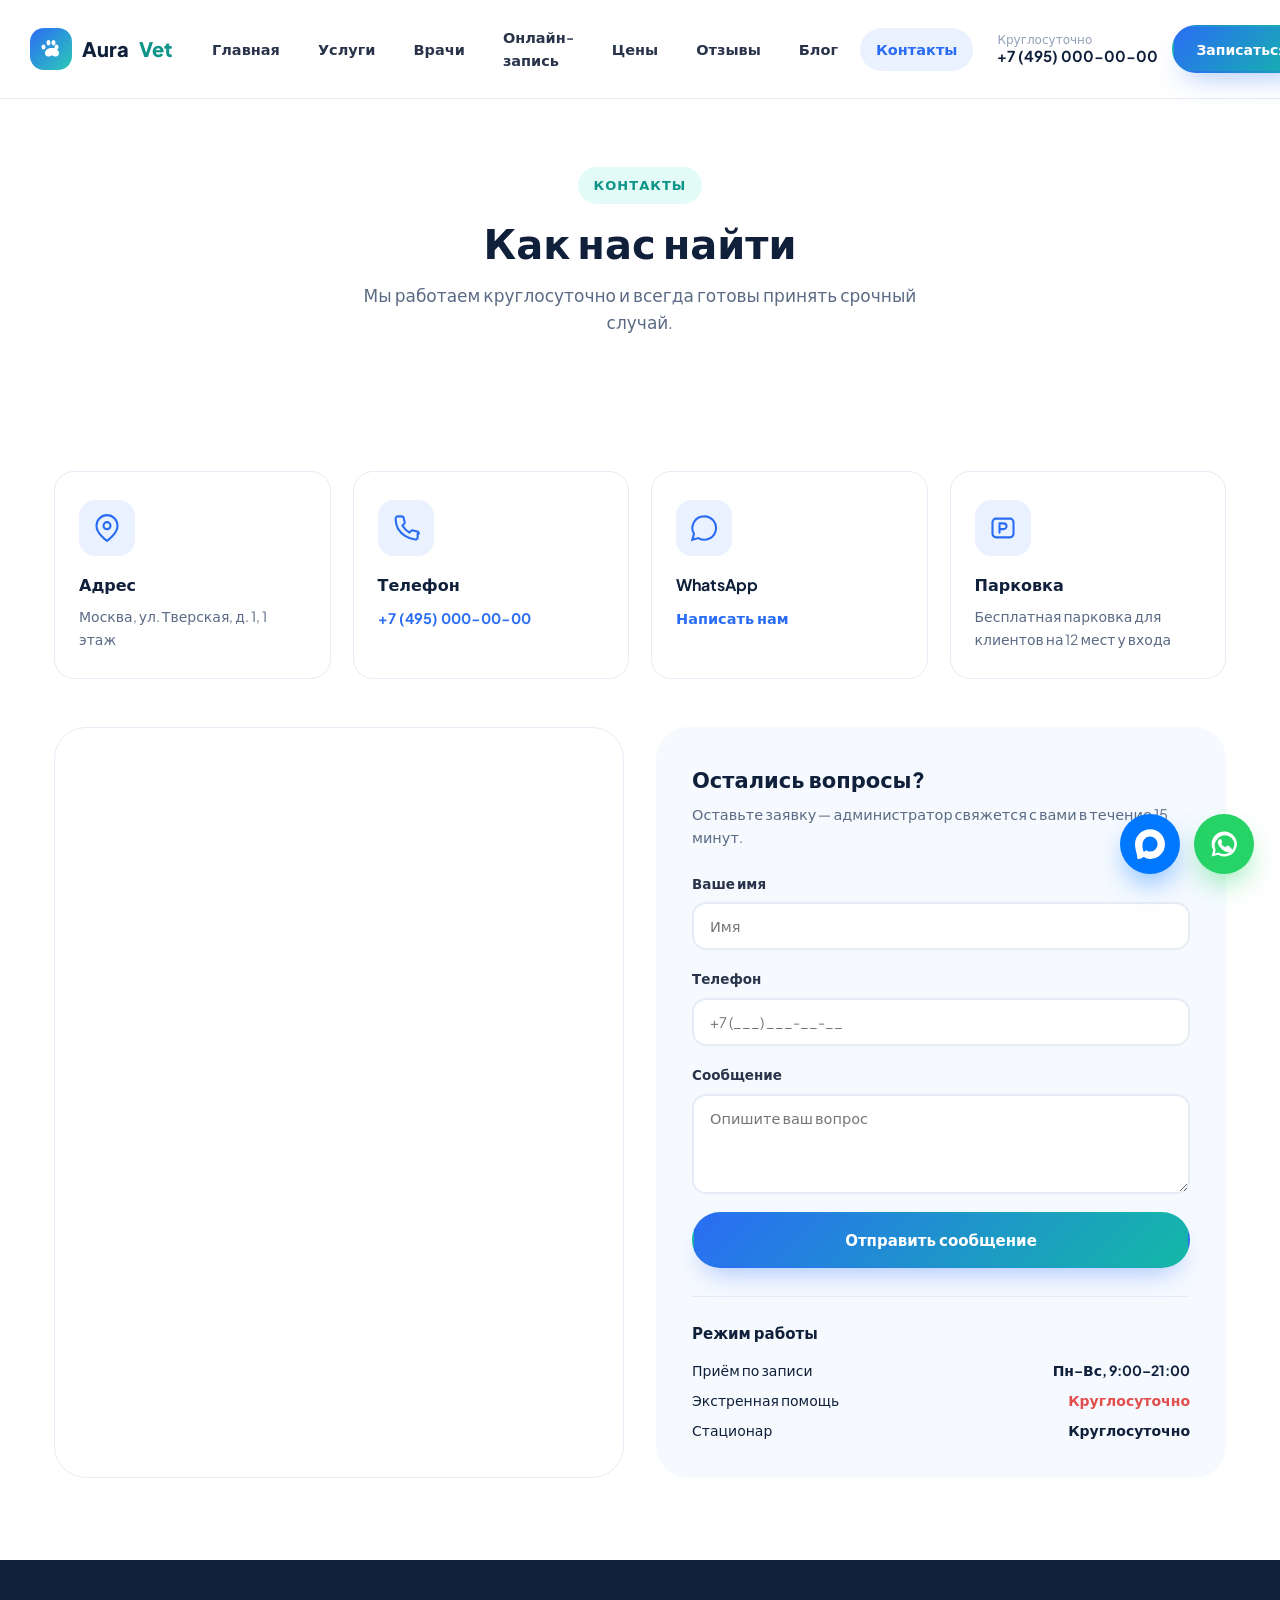
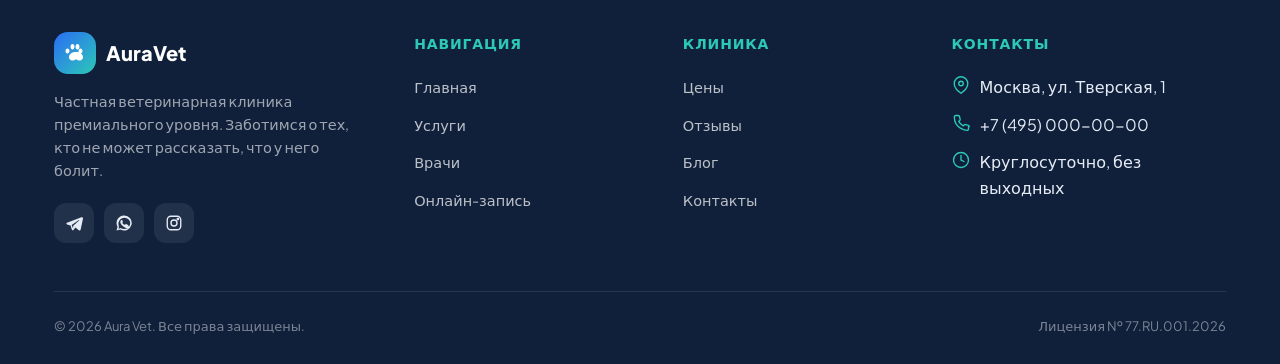
<file: contacts.html>
<!DOCTYPE html>
<html lang="ru">
<head>
<meta charset="UTF-8">
<meta name="viewport" content="width=device-width, initial-scale=1.0">
<title>Контакты — Aura Vet</title>
<meta name="description" content="Контакты ветеринарной клиники Aura Vet: адрес, телефон, WhatsApp, режим работы и парковка.">
<link rel="icon" href="data:image/svg+xml,%3Csvg xmlns='http://www.w3.org/2000/svg' viewBox='0 0 24 24'%3E%3Ccircle cx='12' cy='12' r='12' fill='%232a6df4'/%3E%3Cpath fill='white' d='M4.5 12.5c1.1 0 2-1.1 2-2.5s-.9-2.5-2-2.5-2 1.1-2 2.5.9 2.5 2 2.5zm5-4c1.1 0 2-1.2 2-2.75S10.6 3 9.5 3s-2 1.2-2 2.75S8.4 8.5 9.5 8.5zm5 0c1.1 0 2-1.2 2-2.75S15.6 3 14.5 3s-2 1.2-2 2.75S13.4 8.5 14.5 8.5zm5 1.5c0-1.4-.9-2.5-2-2.5s-2 1.1-2 2.5.9 2.5 2 2.5 2-1.1 2-2.5zM12 11c-2.8 0-6 2.2-6 5.2 0 1.9 1.4 3.3 3.2 3.3.9 0 1.6-.3 2.4-.6.5-.2.9-.3 1.4-.3.5 0 .9.1 1.4.3.8.3 1.5.6 2.4.6 1.8 0 3.2-1.4 3.2-3.3 0-3-3.2-5.2-6-5.2z'/%3E%3C/svg%3E">
<link rel="preconnect" href="https://fonts.googleapis.com">
<link rel="preconnect" href="https://fonts.gstatic.com" crossorigin>
<link href="https://fonts.googleapis.com/css2?family=Plus+Jakarta+Sans:wght@400;500;600;700;800&display=swap" rel="stylesheet">
<link rel="stylesheet" href="styles.css">
</head>
<body>

<header class="site-header">
  <div class="container header-inner">
    <a href="index.html" class="logo">
      <span class="logo-mark"><svg viewBox="0 0 24 24" fill="currentColor"><path d="M4.5 12.5c1.1 0 2-1.1 2-2.5s-.9-2.5-2-2.5-2 1.1-2 2.5.9 2.5 2 2.5zm5-4c1.1 0 2-1.2 2-2.75S10.6 3 9.5 3s-2 1.2-2 2.75S8.4 8.5 9.5 8.5zm5 0c1.1 0 2-1.2 2-2.75S15.6 3 14.5 3s-2 1.2-2 2.75S13.4 8.5 14.5 8.5zm5 1.5c0-1.4-.9-2.5-2-2.5s-2 1.1-2 2.5.9 2.5 2 2.5 2-1.1 2-2.5zM12 11c-2.8 0-6 2.2-6 5.2 0 1.9 1.4 3.3 3.2 3.3.9 0 1.6-.3 2.4-.6.5-.2.9-.3 1.4-.3.5 0 .9.1 1.4.3.8.3 1.5.6 2.4.6 1.8 0 3.2-1.4 3.2-3.3 0-3-3.2-5.2-6-5.2z"/></svg></span>
      Aura<span class="accent">Vet</span>
    </a>
    <nav class="main-nav">
      <a href="index.html">Главная</a>
      <a href="index.html#services">Услуги</a>
      <a href="doctors.html">Врачи</a>
      <a href="booking.html">Онлайн-запись</a>
      <a href="prices.html">Цены</a>
      <a href="reviews.html">Отзывы</a>
      <a href="blog.html">Блог</a>
      <a href="contacts.html" class="active">Контакты</a>
    </nav>
    <div class="header-actions">
      <div class="header-phone"><small>Круглосуточно</small>+7 (495) 000-00-00</div>
      <a href="booking.html" class="btn btn-primary btn-sm">Записаться</a>
      <button class="nav-toggle" aria-label="Меню" aria-expanded="false">
        <svg class="icon-menu" viewBox="0 0 24 24" fill="none" stroke="currentColor" stroke-width="2"><path stroke-linecap="round" d="M4 7h16M4 12h16M4 17h16"/></svg>
        <svg class="icon-close" viewBox="0 0 24 24" fill="none" stroke="currentColor" stroke-width="2"><path stroke-linecap="round" d="M6 18L18 6M6 6l12 12"/></svg>
      </button>
    </div>
  </div>
</header>

<main>
  <section class="page-hero">
    <div class="container section-head">
      <span class="eyebrow">Контакты</span>
      <h1 class="section-title">Как нас найти</h1>
      <p class="section-sub">Мы работаем круглосуточно и всегда готовы принять срочный случай.</p>
    </div>
  </section>

  <section class="reveal section tight">
    <div class="container">

      <div class="contact-grid">
        <div class="card contact-card">
          <span class="service-icon"><svg viewBox="0 0 24 24" fill="none" stroke="currentColor" stroke-width="1.8"><path d="M21 10c0 7-9 13-9 13s-9-6-9-13a9 9 0 0118 0z"/><circle cx="12" cy="10" r="3"/></svg></span>
          <h3>Адрес</h3>
          <p>Москва, ул. Тверская, д. 1, 1 этаж</p>
        </div>
        <div class="card contact-card">
          <span class="service-icon"><svg viewBox="0 0 24 24" fill="none" stroke="currentColor" stroke-width="1.8"><path stroke-linecap="round" stroke-linejoin="round" d="M22 16.9v3a2 2 0 01-2.2 2 19.8 19.8 0 01-8.6-3.1 19.5 19.5 0 01-6-6A19.8 19.8 0 013.1 4.2 2 2 0 015.1 2h3a2 2 0 012 1.7c.1 1 .4 1.9.7 2.8a2 2 0 01-.5 2.1L8.9 9.9a16 16 0 006 6l1.3-1.3a2 2 0 012.1-.4c.9.3 1.8.6 2.8.7a2 2 0 011.9 2z"/></svg></span>
          <h3>Телефон</h3>
          <a class="contact-link" href="tel:+74950000000">+7 (495) 000-00-00</a>
        </div>
        <div class="card contact-card">
          <span class="service-icon"><svg viewBox="0 0 24 24" fill="none" stroke="currentColor" stroke-width="1.8"><path d="M12 2a10 10 0 00-8.6 15L2 22l5.2-1.4A10 10 0 1012 2z"/></svg></span>
          <h3>WhatsApp</h3>
          <a class="contact-link" href="https://wa.me/74950000000" target="_blank" rel="noopener">Написать нам</a>
        </div>
        <div class="card contact-card">
          <span class="service-icon"><svg viewBox="0 0 24 24" fill="none" stroke="currentColor" stroke-width="1.8"><rect x="3" y="4" width="18" height="16" rx="3"/><path stroke-linecap="round" stroke-linejoin="round" d="M9 16V8h3.5a2.5 2.5 0 010 5H9"/></svg></span>
          <h3>Парковка</h3>
          <p>Бесплатная парковка для клиентов на 12 мест у входа</p>
        </div>
      </div>

      <div class="contact-layout">
        <div class="map-wrap">
          <iframe src="https://www.google.com/maps?q=Москва,+улица+Тверская,+1&output=embed" allowfullscreen="" loading="lazy" title="Карта проезда до клиники Aura Vet"></iframe>
        </div>

        <div class="contact-form-card">
          <h3>Остались вопросы?</h3>
          <p>Оставьте заявку — администратор свяжется с вами в течение 15 минут.</p>
          <form id="contact-form">
            <div class="form-grid">
              <div class="form-field full">
                <label for="c-name">Ваше имя</label>
                <input type="text" id="c-name" name="c-name" placeholder="Имя" required>
              </div>
              <div class="form-field full">
                <label for="c-phone">Телефон</label>
                <input type="tel" id="c-phone" name="c-phone" placeholder="+7 (___) ___-__-__" required>
              </div>
              <div class="form-field full">
                <label for="c-message">Сообщение</label>
                <textarea id="c-message" name="c-message" placeholder="Опишите ваш вопрос"></textarea>
              </div>
            </div>
            <button type="submit" class="btn btn-primary btn-block" style="margin-top:18px;">Отправить сообщение</button>
          </form>

          <div style="margin-top:28px; padding-top:24px; border-top:1px solid var(--ink-100);">
            <h4 style="font-size:15px; font-weight:700; margin-bottom:14px;">Режим работы</h4>
            <div class="hours-list">
              <div class="hrow"><span>Приём по записи</span><span>Пн–Вс, 9:00–21:00</span></div>
              <div class="hrow emergency"><span>Экстренная помощь</span><span>Круглосуточно</span></div>
              <div class="hrow"><span>Стационар</span><span>Круглосуточно</span></div>
            </div>
          </div>
        </div>
      </div>

    </div>
  </section>
</main>

<footer class="site-footer">
  <div class="container">
    <div class="footer-grid">
      <div class="footer-brand">
        <a href="index.html" class="logo">
          <span class="logo-mark"><svg viewBox="0 0 24 24" fill="currentColor"><path d="M4.5 12.5c1.1 0 2-1.1 2-2.5s-.9-2.5-2-2.5-2 1.1-2 2.5.9 2.5 2 2.5zm5-4c1.1 0 2-1.2 2-2.75S10.6 3 9.5 3s-2 1.2-2 2.75S8.4 8.5 9.5 8.5zm5 0c1.1 0 2-1.2 2-2.75S15.6 3 14.5 3s-2 1.2-2 2.75S13.4 8.5 14.5 8.5zm5 1.5c0-1.4-.9-2.5-2-2.5s-2 1.1-2 2.5.9 2.5 2 2.5 2-1.1 2-2.5zM12 11c-2.8 0-6 2.2-6 5.2 0 1.9 1.4 3.3 3.2 3.3.9 0 1.6-.3 2.4-.6.5-.2.9-.3 1.4-.3.5 0 .9.1 1.4.3.8.3 1.5.6 2.4.6 1.8 0 3.2-1.4 3.2-3.3 0-3-3.2-5.2-6-5.2z"/></svg></span>
          AuraVet
        </a>
        <p>Частная ветеринарная клиника премиального уровня. Заботимся о тех, кто не может рассказать, что у него болит.</p>
        <div class="footer-social">
          <a href="#" aria-label="Telegram"><svg viewBox="0 0 24 24" fill="currentColor"><path d="M21.9 4.3L2.7 11.7c-1.1.4-1.1 1.9.1 2.2l4.6 1.4 1.8 5.6c.3.9 1.5 1.1 2.1.3l2.5-3.1 4.7 3.5c.9.7 2.2.2 2.4-.9l3.1-14.7c.2-1.2-1-2-2.1-1.7zM8.9 14.8l9.6-6.7c.3-.2.6.1.3.4L11 15.6l-.3 3.3-1.8-4.1z"/></svg></a>
          <a href="https://wa.me/74950000000" target="_blank" rel="noopener" aria-label="WhatsApp"><svg viewBox="0 0 24 24" fill="currentColor"><path d="M12 2a10 10 0 00-8.6 15L2 22l5.2-1.4A10 10 0 1012 2zm0 18a8 8 0 01-4.1-1.1l-.3-.2-3 .8.8-2.9-.2-.3A8 8 0 1120 10a8 8 0 01-8 10zm4.4-6c-.2-.1-1.4-.7-1.6-.8-.2-.1-.4-.1-.5.1-.2.2-.6.8-.8 1-.1.2-.3.2-.5.1-1.3-.6-2.2-1.1-3.1-2.5-.2-.4.2-.4.6-1.2.1-.2 0-.3 0-.5-.1-.1-.5-1.3-.7-1.7-.2-.5-.4-.4-.5-.4h-.5c-.2 0-.5.1-.7.3-.2.2-1 1-1 2.3 0 1.4 1 2.7 1.1 2.9.1.2 2 3.1 4.9 4.3 2.4 1 2.9.8 3.4.7.5 0 1.6-.6 1.8-1.3.2-.6.2-1.2.2-1.3-.1-.1-.3-.2-.5-.3z"/></svg></a>
          <a href="#" aria-label="Instagram"><svg viewBox="0 0 24 24" fill="none" stroke="currentColor" stroke-width="1.8"><rect x="3" y="3" width="18" height="18" rx="5"/><circle cx="12" cy="12" r="4"/><circle cx="17.2" cy="6.8" r="1"/></svg></a>
        </div>
      </div>
      <div class="footer-col">
        <h4>Навигация</h4>
        <ul>
          <li><a href="index.html">Главная</a></li>
          <li><a href="index.html#services">Услуги</a></li>
          <li><a href="doctors.html">Врачи</a></li>
          <li><a href="booking.html">Онлайн-запись</a></li>
        </ul>
      </div>
      <div class="footer-col">
        <h4>Клиника</h4>
        <ul>
          <li><a href="prices.html">Цены</a></li>
          <li><a href="reviews.html">Отзывы</a></li>
          <li><a href="blog.html">Блог</a></li>
          <li><a href="contacts.html">Контакты</a></li>
        </ul>
      </div>
      <div class="footer-col">
        <h4>Контакты</h4>
        <ul>
          <li class="foot-row"><svg viewBox="0 0 24 24" fill="none" stroke="currentColor" stroke-width="1.8"><path d="M21 10c0 7-9 13-9 13s-9-6-9-13a9 9 0 0118 0z"/><circle cx="12" cy="10" r="3"/></svg><span>Москва, ул. Тверская, 1</span></li>
          <li class="foot-row"><svg viewBox="0 0 24 24" fill="none" stroke="currentColor" stroke-width="1.8"><path stroke-linecap="round" stroke-linejoin="round" d="M22 16.9v3a2 2 0 01-2.2 2 19.8 19.8 0 01-8.6-3.1 19.5 19.5 0 01-6-6A19.8 19.8 0 013.1 4.2 2 2 0 015.1 2h3a2 2 0 012 1.7c.1 1 .4 1.9.7 2.8a2 2 0 01-.5 2.1L8.9 9.9a16 16 0 006 6l1.3-1.3a2 2 0 012.1-.4c.9.3 1.8.6 2.8.7a2 2 0 011.9 2z"/></svg><span>+7 (495) 000-00-00</span></li>
          <li class="foot-row"><svg viewBox="0 0 24 24" fill="none" stroke="currentColor" stroke-width="1.8"><circle cx="12" cy="12" r="10"/><path stroke-linecap="round" d="M12 6v6l4 2"/></svg><span>Круглосуточно, без выходных</span></li>
        </ul>
      </div>
    </div>
    <div class="footer-bottom">
      <span>© <span data-year></span> Aura Vet. Все права защищены.</span>
      <span>Лицензия № 77.RU.001.2026</span>
    </div>
  </div>
</footer>

<a class="floating-whatsapp" href="https://wa.me/74950000000" target="_blank" rel="noopener" aria-label="Написать в WhatsApp">
  <svg viewBox="0 0 24 24" fill="currentColor"><path d="M12 2a10 10 0 00-8.6 15L2 22l5.2-1.4A10 10 0 1012 2zm0 18a8 8 0 01-4.1-1.1l-.3-.2-3 .8.8-2.9-.2-.3A8 8 0 1120 10a8 8 0 01-8 10zm4.4-6c-.2-.1-1.4-.7-1.6-.8-.2-.1-.4-.1-.5.1-.2.2-.6.8-.8 1-.1.2-.3.2-.5.1-1.3-.6-2.2-1.1-3.1-2.5-.2-.4.2-.4.6-1.2.1-.2 0-.3 0-.5-.1-.1-.5-1.3-.7-1.7-.2-.5-.4-.4-.5-.4h-.5c-.2 0-.5.1-.7.3-.2.2-1 1-1 2.3 0 1.4 1 2.7 1.1 2.9.1.2 2 3.1 4.9 4.3 2.4 1 2.9.8 3.4.7.5 0 1.6-.6 1.8-1.3.2-.6.2-1.2.2-1.3-.1-.1-.3-.2-.5-.3z"/></svg>
</a><a class="floating-max" href="https://max.ru/74950000000" target="_blank" rel="noopener" aria-label="Написать в MAX">
  <img src="images/max-icon.svg" alt="MAX">
</a>

<script src="script.js"></script>
</body>
</html>
</file>
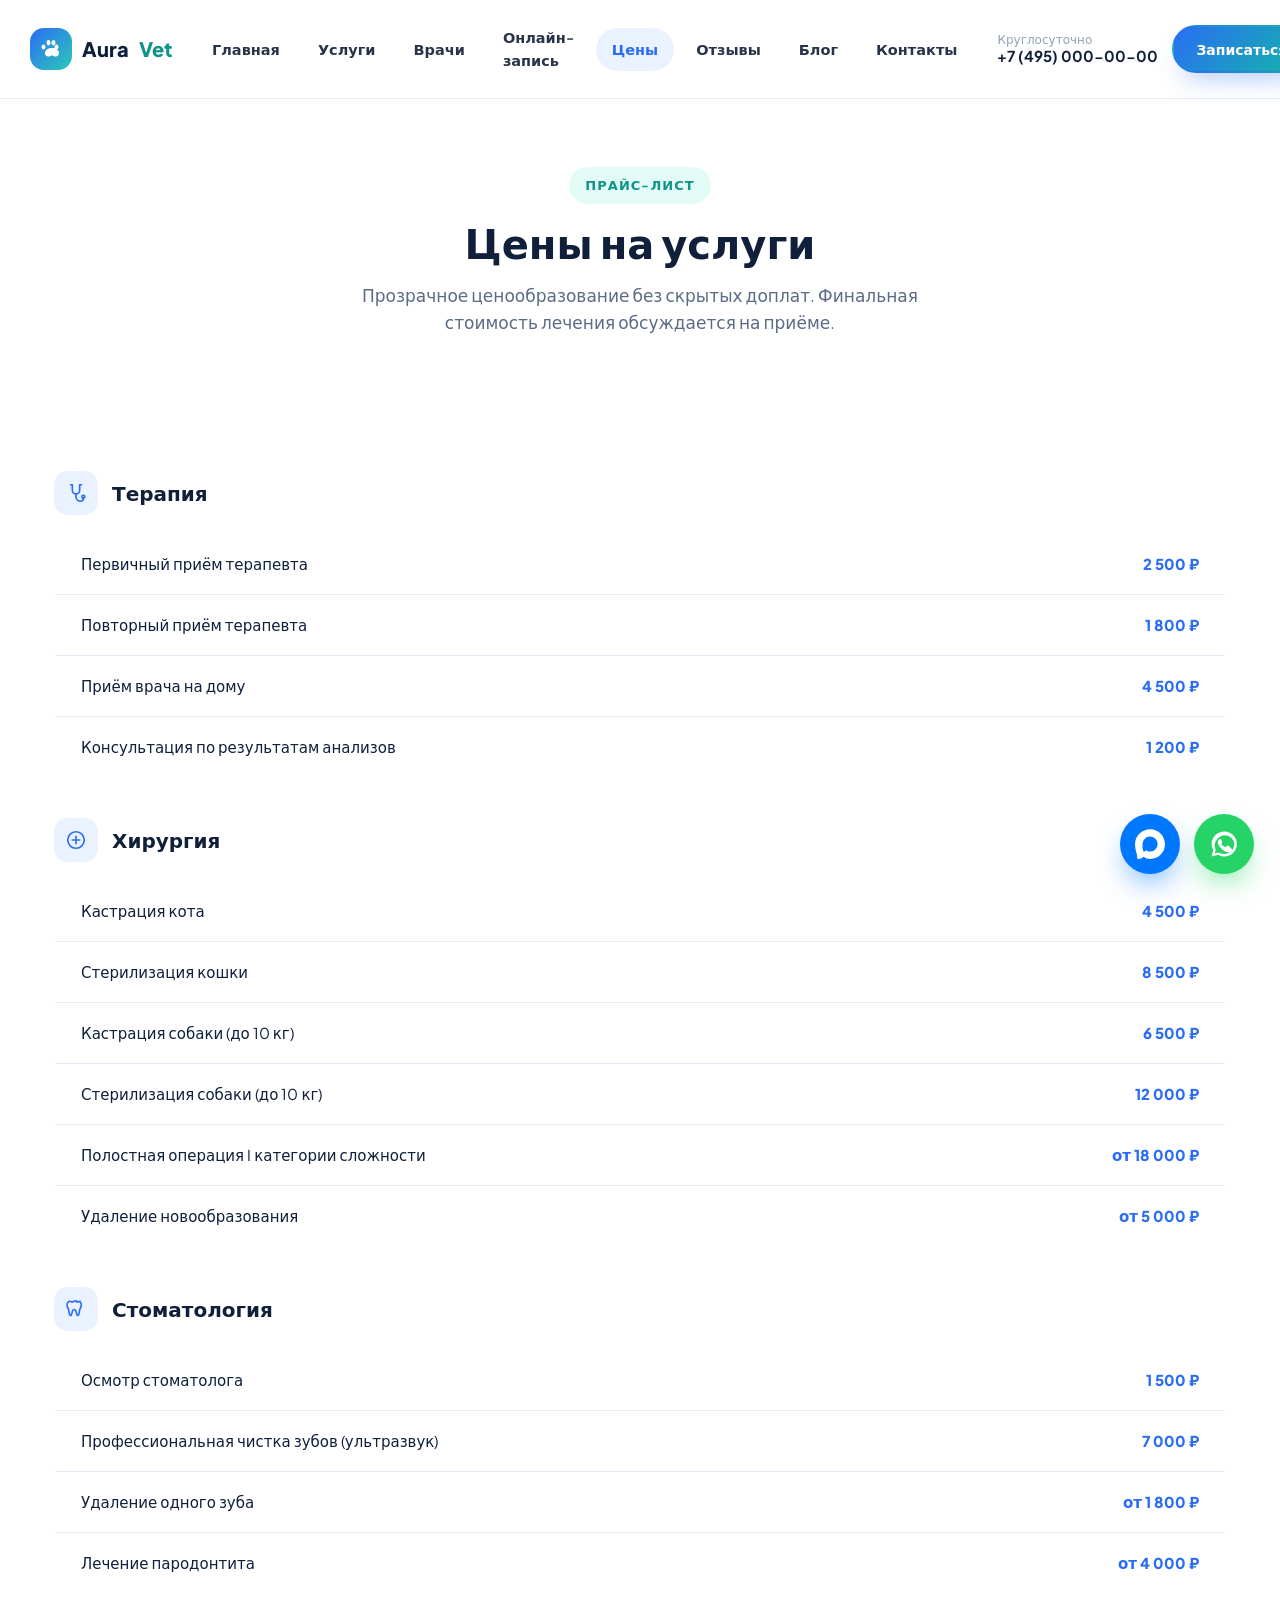
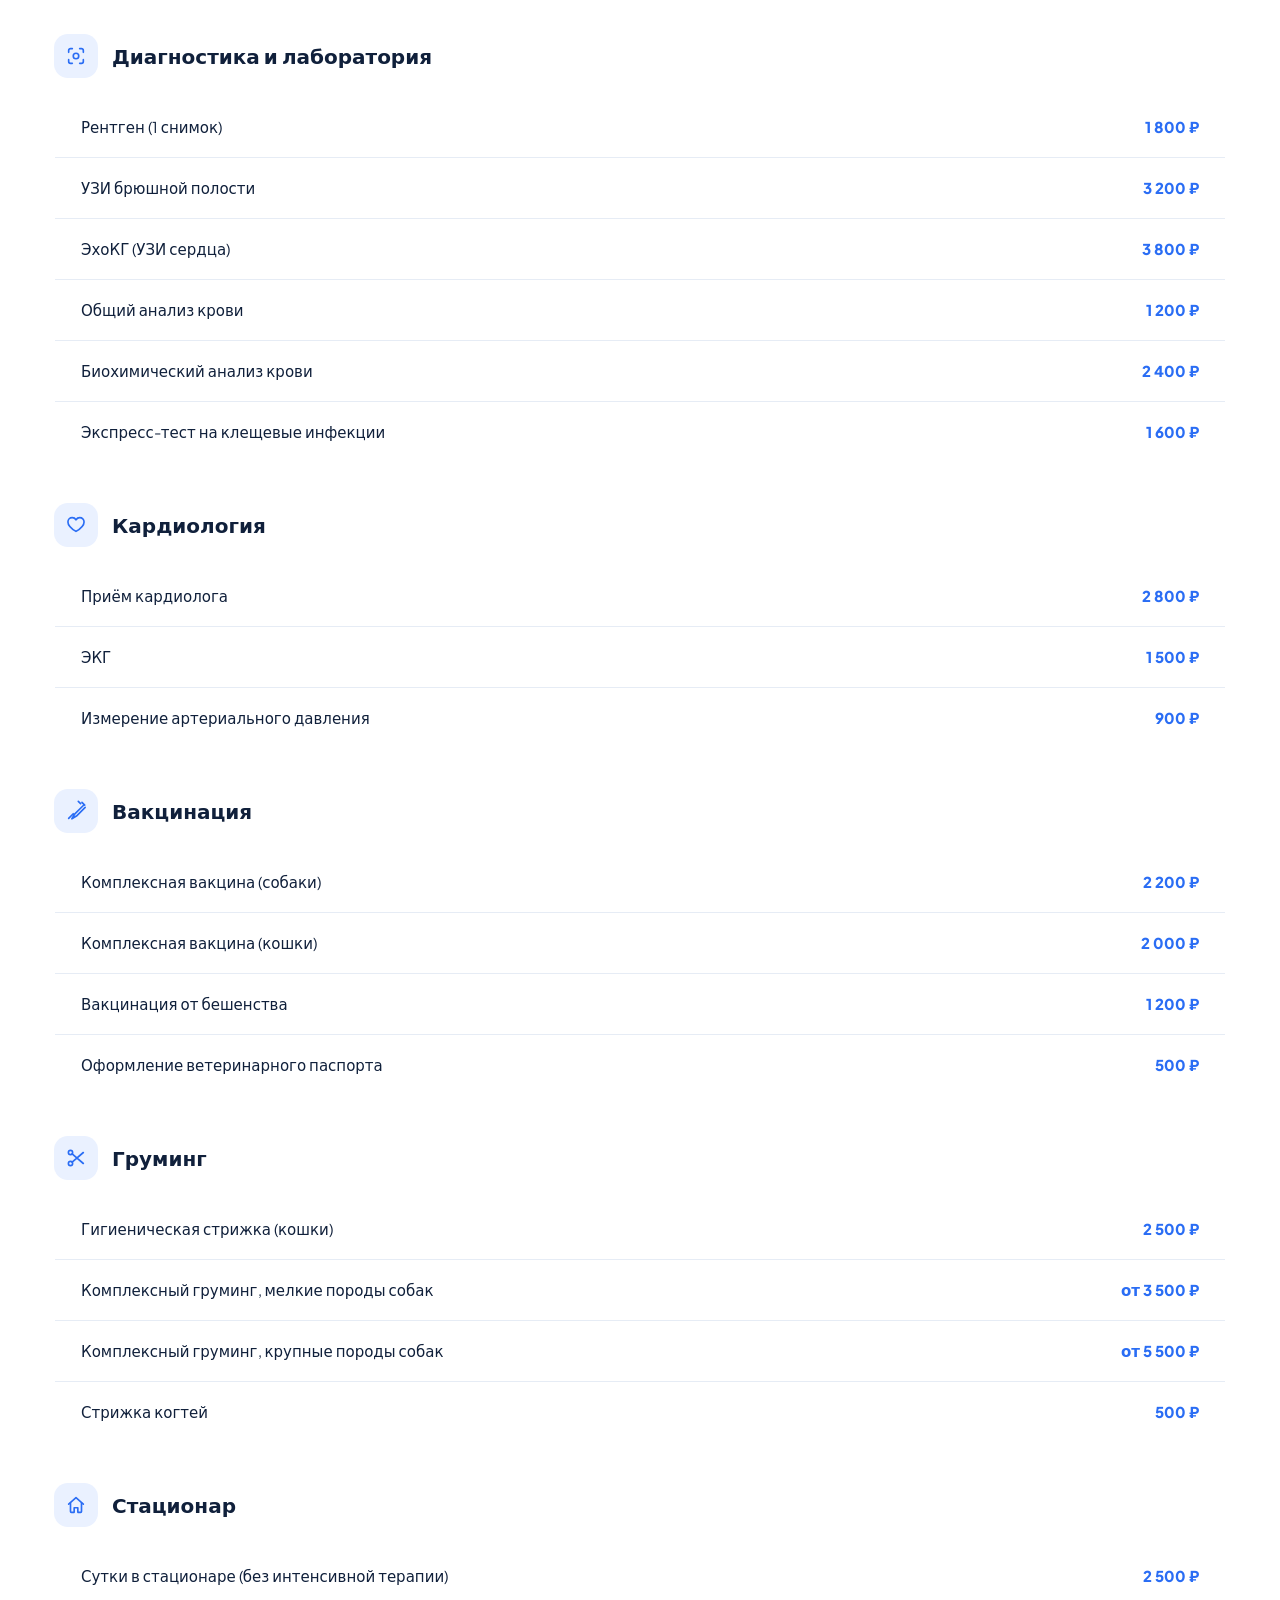
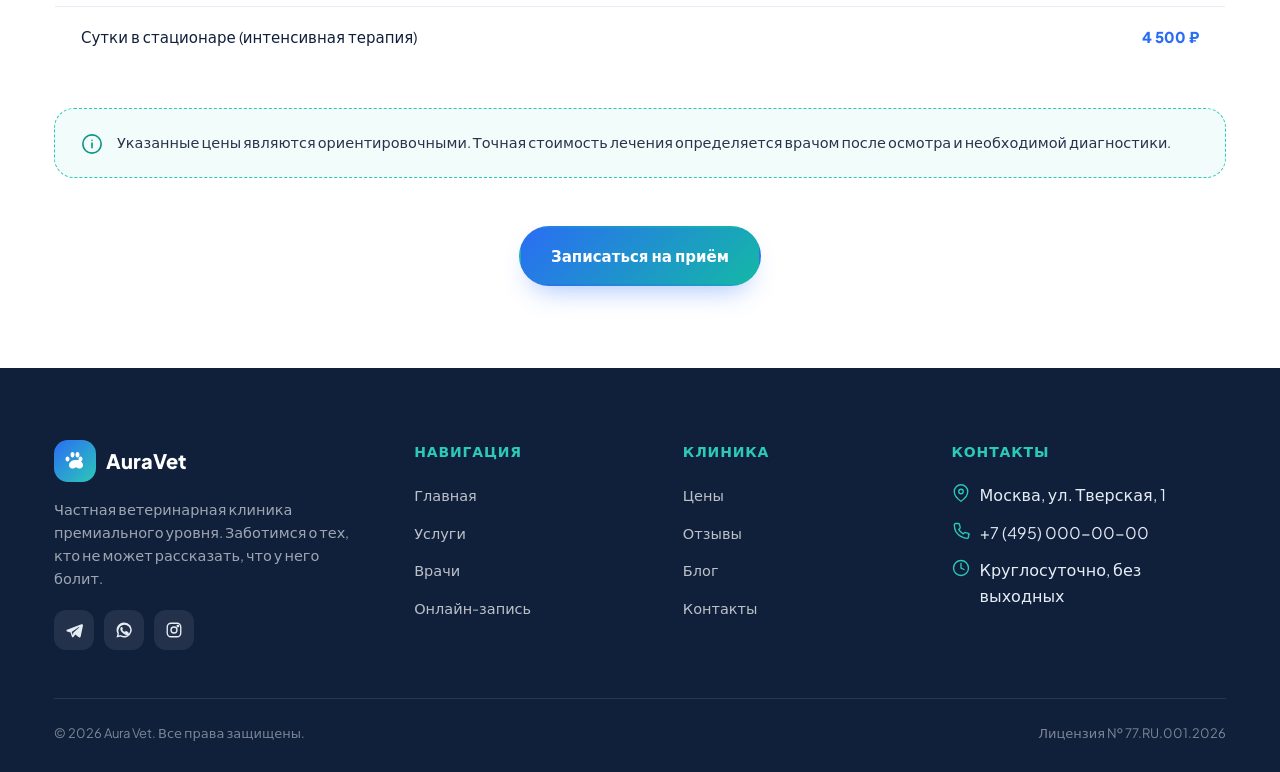
<file: prices.html>
<!DOCTYPE html>
<html lang="ru">
<head>
<meta charset="UTF-8">
<meta name="viewport" content="width=device-width, initial-scale=1.0">
<title>Цены — Aura Vet</title>
<meta name="description" content="Прайс-лист ветеринарной клиники Aura Vet: терапия, хирургия, стоматология, диагностика, вакцинация и груминг.">
<link rel="icon" href="data:image/svg+xml,%3Csvg xmlns='http://www.w3.org/2000/svg' viewBox='0 0 24 24'%3E%3Ccircle cx='12' cy='12' r='12' fill='%232a6df4'/%3E%3Cpath fill='white' d='M4.5 12.5c1.1 0 2-1.1 2-2.5s-.9-2.5-2-2.5-2 1.1-2 2.5.9 2.5 2 2.5zm5-4c1.1 0 2-1.2 2-2.75S10.6 3 9.5 3s-2 1.2-2 2.75S8.4 8.5 9.5 8.5zm5 0c1.1 0 2-1.2 2-2.75S15.6 3 14.5 3s-2 1.2-2 2.75S13.4 8.5 14.5 8.5zm5 1.5c0-1.4-.9-2.5-2-2.5s-2 1.1-2 2.5.9 2.5 2 2.5 2-1.1 2-2.5zM12 11c-2.8 0-6 2.2-6 5.2 0 1.9 1.4 3.3 3.2 3.3.9 0 1.6-.3 2.4-.6.5-.2.9-.3 1.4-.3.5 0 .9.1 1.4.3.8.3 1.5.6 2.4.6 1.8 0 3.2-1.4 3.2-3.3 0-3-3.2-5.2-6-5.2z'/%3E%3C/svg%3E">
<link rel="preconnect" href="https://fonts.googleapis.com">
<link rel="preconnect" href="https://fonts.gstatic.com" crossorigin>
<link href="https://fonts.googleapis.com/css2?family=Plus+Jakarta+Sans:wght@400;500;600;700;800&display=swap" rel="stylesheet">
<link rel="stylesheet" href="styles.css">
</head>
<body>

<header class="site-header">
  <div class="container header-inner">
    <a href="index.html" class="logo">
      <span class="logo-mark"><svg viewBox="0 0 24 24" fill="currentColor"><path d="M4.5 12.5c1.1 0 2-1.1 2-2.5s-.9-2.5-2-2.5-2 1.1-2 2.5.9 2.5 2 2.5zm5-4c1.1 0 2-1.2 2-2.75S10.6 3 9.5 3s-2 1.2-2 2.75S8.4 8.5 9.5 8.5zm5 0c1.1 0 2-1.2 2-2.75S15.6 3 14.5 3s-2 1.2-2 2.75S13.4 8.5 14.5 8.5zm5 1.5c0-1.4-.9-2.5-2-2.5s-2 1.1-2 2.5.9 2.5 2 2.5 2-1.1 2-2.5zM12 11c-2.8 0-6 2.2-6 5.2 0 1.9 1.4 3.3 3.2 3.3.9 0 1.6-.3 2.4-.6.5-.2.9-.3 1.4-.3.5 0 .9.1 1.4.3.8.3 1.5.6 2.4.6 1.8 0 3.2-1.4 3.2-3.3 0-3-3.2-5.2-6-5.2z"/></svg></span>
      Aura<span class="accent">Vet</span>
    </a>
    <nav class="main-nav">
      <a href="index.html">Главная</a>
      <a href="index.html#services">Услуги</a>
      <a href="doctors.html">Врачи</a>
      <a href="booking.html">Онлайн-запись</a>
      <a href="prices.html" class="active">Цены</a>
      <a href="reviews.html">Отзывы</a>
      <a href="blog.html">Блог</a>
      <a href="contacts.html">Контакты</a>
    </nav>
    <div class="header-actions">
      <div class="header-phone"><small>Круглосуточно</small>+7 (495) 000-00-00</div>
      <a href="booking.html" class="btn btn-primary btn-sm">Записаться</a>
      <button class="nav-toggle" aria-label="Меню" aria-expanded="false">
        <svg class="icon-menu" viewBox="0 0 24 24" fill="none" stroke="currentColor" stroke-width="2"><path stroke-linecap="round" d="M4 7h16M4 12h16M4 17h16"/></svg>
        <svg class="icon-close" viewBox="0 0 24 24" fill="none" stroke="currentColor" stroke-width="2"><path stroke-linecap="round" d="M6 18L18 6M6 6l12 12"/></svg>
      </button>
    </div>
  </div>
</header>

<main>
  <section class="page-hero">
    <div class="container section-head">
      <span class="eyebrow">Прайс-лист</span>
      <h1 class="section-title">Цены на услуги</h1>
      <p class="section-sub">Прозрачное ценообразование без скрытых доплат. Финальная стоимость лечения обсуждается на приёме.</p>
    </div>
  </section>

  <section class="reveal section tight">
    <div class="container">

      <div class="price-block">
        <div class="price-block-head">
          <span class="price-block-icon"><svg viewBox="0 0 24 24" fill="none" stroke="currentColor" stroke-width="1.8"><path stroke-linecap="round" stroke-linejoin="round" d="M8 3v6a4 4 0 008 0V3M8 3H6M16 3h2M12 13v3a5 5 0 005 5 3 3 0 003-3v-1"/><circle cx="20" cy="16" r="1.6"/></svg></span>
          <h3>Терапия</h3>
        </div>
        <table class="price-table">
          <tr><td>Первичный приём терапевта</td><td>2 500 ₽</td></tr>
          <tr><td>Повторный приём терапевта</td><td>1 800 ₽</td></tr>
          <tr><td>Приём врача на дому</td><td>4 500 ₽</td></tr>
          <tr><td>Консультация по результатам анализов</td><td>1 200 ₽</td></tr>
        </table>
      </div>

      <div class="price-block">
        <div class="price-block-head">
          <span class="price-block-icon"><svg viewBox="0 0 24 24" fill="none" stroke="currentColor" stroke-width="1.8"><circle cx="12" cy="12" r="9"/><path stroke-linecap="round" d="M12 8v8M8 12h8"/></svg></span>
          <h3>Хирургия</h3>
        </div>
        <table class="price-table">
          <tr><td>Кастрация кота</td><td>4 500 ₽</td></tr>
          <tr><td>Стерилизация кошки</td><td>8 500 ₽</td></tr>
          <tr><td>Кастрация собаки (до 10 кг)</td><td>6 500 ₽</td></tr>
          <tr><td>Стерилизация собаки (до 10 кг)</td><td>12 000 ₽</td></tr>
          <tr><td>Полостная операция I категории сложности</td><td>от 18 000 ₽</td></tr>
          <tr><td>Удаление новообразования</td><td>от 5 000 ₽</td></tr>
        </table>
      </div>

      <div class="price-block">
        <div class="price-block-head">
          <span class="price-block-icon"><svg viewBox="0 0 24 24" fill="none" stroke="currentColor" stroke-width="1.8"><path stroke-linecap="round" stroke-linejoin="round" d="M12 3c-2 0-3 1.3-4.5 1.3S5 3 3.8 3.9C2.6 4.8 2 6.5 2.3 8.5c.3 2 1.4 3 1.8 5 .4 2.2.6 5.5 2 5.5 1.3 0 1.4-3 2-4.7.4-1.1.9-1.8 1.9-1.8s1.5.7 1.9 1.8c.6 1.7.7 4.7 2 4.7 1.4 0 1.6-3.3 2-5.5.4-2 1.5-3 1.8-5 .3-2-.3-3.7-1.5-4.6C17 3 15.5 4.3 13.5 4.3S14 3 12 3z"/></svg></span>
          <h3>Стоматология</h3>
        </div>
        <table class="price-table">
          <tr><td>Осмотр стоматолога</td><td>1 500 ₽</td></tr>
          <tr><td>Профессиональная чистка зубов (ультразвук)</td><td>7 000 ₽</td></tr>
          <tr><td>Удаление одного зуба</td><td>от 1 800 ₽</td></tr>
          <tr><td>Лечение пародонтита</td><td>от 4 000 ₽</td></tr>
        </table>
      </div>

      <div class="price-block">
        <div class="price-block-head">
          <span class="price-block-icon"><svg viewBox="0 0 24 24" fill="none" stroke="currentColor" stroke-width="1.8"><path stroke-linecap="round" stroke-linejoin="round" d="M4 8V6a2 2 0 012-2h2M4 16v2a2 2 0 002 2h2M20 8V6a2 2 0 00-2-2h-2M20 16v2a2 2 0 01-2 2h-2"/><circle cx="12" cy="12" r="3"/></svg></span>
          <h3>Диагностика и лаборатория</h3>
        </div>
        <table class="price-table">
          <tr><td>Рентген (1 снимок)</td><td>1 800 ₽</td></tr>
          <tr><td>УЗИ брюшной полости</td><td>3 200 ₽</td></tr>
          <tr><td>ЭхоКГ (УЗИ сердца)</td><td>3 800 ₽</td></tr>
          <tr><td>Общий анализ крови</td><td>1 200 ₽</td></tr>
          <tr><td>Биохимический анализ крови</td><td>2 400 ₽</td></tr>
          <tr><td>Экспресс-тест на клещевые инфекции</td><td>1 600 ₽</td></tr>
        </table>
      </div>

      <div class="price-block">
        <div class="price-block-head">
          <span class="price-block-icon"><svg viewBox="0 0 24 24" fill="none" stroke="currentColor" stroke-width="1.8"><path stroke-linecap="round" stroke-linejoin="round" d="M20.8 8.6c0-2.6-2.1-4.6-4.7-4.6-1.7 0-3.2.9-4.1 2.3C11.1 4.9 9.6 4 7.9 4 5.3 4 3.2 6 3.2 8.6c0 5 8.8 10.4 8.8 10.4s8.8-5.4 8.8-10.4z"/></svg></span>
          <h3>Кардиология</h3>
        </div>
        <table class="price-table">
          <tr><td>Приём кардиолога</td><td>2 800 ₽</td></tr>
          <tr><td>ЭКГ</td><td>1 500 ₽</td></tr>
          <tr><td>Измерение артериального давления</td><td>900 ₽</td></tr>
        </table>
      </div>

      <div class="price-block">
        <div class="price-block-head">
          <span class="price-block-icon"><svg viewBox="0 0 24 24" fill="none" stroke="currentColor" stroke-width="1.8"><path stroke-linecap="round" stroke-linejoin="round" d="M18.5 2.5l3 3M17 4l-2.5-2.5M20 6l-9.5 9.5-3 5 5-3L22 8M9 15l-5 5"/></svg></span>
          <h3>Вакцинация</h3>
        </div>
        <table class="price-table">
          <tr><td>Комплексная вакцина (собаки)</td><td>2 200 ₽</td></tr>
          <tr><td>Комплексная вакцина (кошки)</td><td>2 000 ₽</td></tr>
          <tr><td>Вакцинация от бешенства</td><td>1 200 ₽</td></tr>
          <tr><td>Оформление ветеринарного паспорта</td><td>500 ₽</td></tr>
        </table>
      </div>

      <div class="price-block">
        <div class="price-block-head">
          <span class="price-block-icon"><svg viewBox="0 0 24 24" fill="none" stroke="currentColor" stroke-width="1.8"><circle cx="6" cy="6" r="2.3"/><circle cx="6" cy="18" r="2.3"/><path stroke-linecap="round" d="M7.8 7.5L20 18M20 6L7.8 16.5"/></svg></span>
          <h3>Груминг</h3>
        </div>
        <table class="price-table">
          <tr><td>Гигиеническая стрижка (кошки)</td><td>2 500 ₽</td></tr>
          <tr><td>Комплексный груминг, мелкие породы собак</td><td>от 3 500 ₽</td></tr>
          <tr><td>Комплексный груминг, крупные породы собак</td><td>от 5 500 ₽</td></tr>
          <tr><td>Стрижка когтей</td><td>500 ₽</td></tr>
        </table>
      </div>

      <div class="price-block">
        <div class="price-block-head">
          <span class="price-block-icon"><svg viewBox="0 0 24 24" fill="none" stroke="currentColor" stroke-width="1.8"><path stroke-linecap="round" stroke-linejoin="round" d="M4 11l8-7 8 7"/><path stroke-linecap="round" stroke-linejoin="round" d="M6 10v9a1 1 0 001 1h3v-5h4v5h3a1 1 0 001-1v-9"/></svg></span>
          <h3>Стационар</h3>
        </div>
        <table class="price-table">
          <tr><td>Сутки в стационаре (без интенсивной терапии)</td><td>2 500 ₽</td></tr>
          <tr><td>Сутки в стационаре (интенсивная терапия)</td><td>4 500 ₽</td></tr>
        </table>
      </div>

      <div class="price-note">
        <svg viewBox="0 0 24 24" fill="none" stroke="currentColor" stroke-width="1.8"><circle cx="12" cy="12" r="10"/><path stroke-linecap="round" d="M12 16v-5M12 8h.01"/></svg>
        <p>Указанные цены являются ориентировочными. Точная стоимость лечения определяется врачом после осмотра и необходимой диагностики.</p>
      </div>

      <div class="text-center" style="margin-top:48px;">
        <a href="booking.html" class="btn btn-primary">Записаться на приём</a>
      </div>

    </div>
  </section>
</main>

<footer class="site-footer">
  <div class="container">
    <div class="footer-grid">
      <div class="footer-brand">
        <a href="index.html" class="logo">
          <span class="logo-mark"><svg viewBox="0 0 24 24" fill="currentColor"><path d="M4.5 12.5c1.1 0 2-1.1 2-2.5s-.9-2.5-2-2.5-2 1.1-2 2.5.9 2.5 2 2.5zm5-4c1.1 0 2-1.2 2-2.75S10.6 3 9.5 3s-2 1.2-2 2.75S8.4 8.5 9.5 8.5zm5 0c1.1 0 2-1.2 2-2.75S15.6 3 14.5 3s-2 1.2-2 2.75S13.4 8.5 14.5 8.5zm5 1.5c0-1.4-.9-2.5-2-2.5s-2 1.1-2 2.5.9 2.5 2 2.5 2-1.1 2-2.5zM12 11c-2.8 0-6 2.2-6 5.2 0 1.9 1.4 3.3 3.2 3.3.9 0 1.6-.3 2.4-.6.5-.2.9-.3 1.4-.3.5 0 .9.1 1.4.3.8.3 1.5.6 2.4.6 1.8 0 3.2-1.4 3.2-3.3 0-3-3.2-5.2-6-5.2z"/></svg></span>
          AuraVet
        </a>
        <p>Частная ветеринарная клиника премиального уровня. Заботимся о тех, кто не может рассказать, что у него болит.</p>
        <div class="footer-social">
          <a href="#" aria-label="Telegram"><svg viewBox="0 0 24 24" fill="currentColor"><path d="M21.9 4.3L2.7 11.7c-1.1.4-1.1 1.9.1 2.2l4.6 1.4 1.8 5.6c.3.9 1.5 1.1 2.1.3l2.5-3.1 4.7 3.5c.9.7 2.2.2 2.4-.9l3.1-14.7c.2-1.2-1-2-2.1-1.7zM8.9 14.8l9.6-6.7c.3-.2.6.1.3.4L11 15.6l-.3 3.3-1.8-4.1z"/></svg></a>
          <a href="https://wa.me/74950000000" target="_blank" rel="noopener" aria-label="WhatsApp"><svg viewBox="0 0 24 24" fill="currentColor"><path d="M12 2a10 10 0 00-8.6 15L2 22l5.2-1.4A10 10 0 1012 2zm0 18a8 8 0 01-4.1-1.1l-.3-.2-3 .8.8-2.9-.2-.3A8 8 0 1120 10a8 8 0 01-8 10zm4.4-6c-.2-.1-1.4-.7-1.6-.8-.2-.1-.4-.1-.5.1-.2.2-.6.8-.8 1-.1.2-.3.2-.5.1-1.3-.6-2.2-1.1-3.1-2.5-.2-.4.2-.4.6-1.2.1-.2 0-.3 0-.5-.1-.1-.5-1.3-.7-1.7-.2-.5-.4-.4-.5-.4h-.5c-.2 0-.5.1-.7.3-.2.2-1 1-1 2.3 0 1.4 1 2.7 1.1 2.9.1.2 2 3.1 4.9 4.3 2.4 1 2.9.8 3.4.7.5 0 1.6-.6 1.8-1.3.2-.6.2-1.2.2-1.3-.1-.1-.3-.2-.5-.3z"/></svg></a>
          <a href="#" aria-label="Instagram"><svg viewBox="0 0 24 24" fill="none" stroke="currentColor" stroke-width="1.8"><rect x="3" y="3" width="18" height="18" rx="5"/><circle cx="12" cy="12" r="4"/><circle cx="17.2" cy="6.8" r="1"/></svg></a>
        </div>
      </div>
      <div class="footer-col">
        <h4>Навигация</h4>
        <ul>
          <li><a href="index.html">Главная</a></li>
          <li><a href="index.html#services">Услуги</a></li>
          <li><a href="doctors.html">Врачи</a></li>
          <li><a href="booking.html">Онлайн-запись</a></li>
        </ul>
      </div>
      <div class="footer-col">
        <h4>Клиника</h4>
        <ul>
          <li><a href="prices.html">Цены</a></li>
          <li><a href="reviews.html">Отзывы</a></li>
          <li><a href="blog.html">Блог</a></li>
          <li><a href="contacts.html">Контакты</a></li>
        </ul>
      </div>
      <div class="footer-col">
        <h4>Контакты</h4>
        <ul>
          <li class="foot-row"><svg viewBox="0 0 24 24" fill="none" stroke="currentColor" stroke-width="1.8"><path d="M21 10c0 7-9 13-9 13s-9-6-9-13a9 9 0 0118 0z"/><circle cx="12" cy="10" r="3"/></svg><span>Москва, ул. Тверская, 1</span></li>
          <li class="foot-row"><svg viewBox="0 0 24 24" fill="none" stroke="currentColor" stroke-width="1.8"><path stroke-linecap="round" stroke-linejoin="round" d="M22 16.9v3a2 2 0 01-2.2 2 19.8 19.8 0 01-8.6-3.1 19.5 19.5 0 01-6-6A19.8 19.8 0 013.1 4.2 2 2 0 015.1 2h3a2 2 0 012 1.7c.1 1 .4 1.9.7 2.8a2 2 0 01-.5 2.1L8.9 9.9a16 16 0 006 6l1.3-1.3a2 2 0 012.1-.4c.9.3 1.8.6 2.8.7a2 2 0 011.9 2z"/></svg><span>+7 (495) 000-00-00</span></li>
          <li class="foot-row"><svg viewBox="0 0 24 24" fill="none" stroke="currentColor" stroke-width="1.8"><circle cx="12" cy="12" r="10"/><path stroke-linecap="round" d="M12 6v6l4 2"/></svg><span>Круглосуточно, без выходных</span></li>
        </ul>
      </div>
    </div>
    <div class="footer-bottom">
      <span>© <span data-year></span> Aura Vet. Все права защищены.</span>
      <span>Лицензия № 77.RU.001.2026</span>
    </div>
  </div>
</footer>

<a class="floating-whatsapp" href="https://wa.me/74950000000" target="_blank" rel="noopener" aria-label="Написать в WhatsApp">
  <svg viewBox="0 0 24 24" fill="currentColor"><path d="M12 2a10 10 0 00-8.6 15L2 22l5.2-1.4A10 10 0 1012 2zm0 18a8 8 0 01-4.1-1.1l-.3-.2-3 .8.8-2.9-.2-.3A8 8 0 1120 10a8 8 0 01-8 10zm4.4-6c-.2-.1-1.4-.7-1.6-.8-.2-.1-.4-.1-.5.1-.2.2-.6.8-.8 1-.1.2-.3.2-.5.1-1.3-.6-2.2-1.1-3.1-2.5-.2-.4.2-.4.6-1.2.1-.2 0-.3 0-.5-.1-.1-.5-1.3-.7-1.7-.2-.5-.4-.4-.5-.4h-.5c-.2 0-.5.1-.7.3-.2.2-1 1-1 2.3 0 1.4 1 2.7 1.1 2.9.1.2 2 3.1 4.9 4.3 2.4 1 2.9.8 3.4.7.5 0 1.6-.6 1.8-1.3.2-.6.2-1.2.2-1.3-.1-.1-.3-.2-.5-.3z"/></svg>
</a><a class="floating-max" href="https://max.ru/74950000000" target="_blank" rel="noopener" aria-label="Написать в MAX">
  <img src="images/max-icon.svg" alt="MAX">
</a>

<script src="script.js"></script>
</body>
</html>
</file>
<file: styles.css>
/* =========================================================
   AURA VET — shared stylesheet
   ========================================================= */

:root {
  --blue-900: #0f2f66;
  --blue-700: #2a6df4;
  --blue-600: #3b7bf6;
  --blue-500: #5b91f8;
  --blue-100: #eaf1ff;
  --blue-50:  #f5f9ff;

  --teal-700: #0e9488;
  --teal-600: #14b8a6;
  --teal-500: #2cc9b7;
  --teal-100: #e2fbf6;
  --teal-50:  #f2fdfb;

  --coral: #ff6b6b;
  --coral-dark: #e14f4f;

  --ink-900: #10203b;
  --ink-700: #29344a;
  --ink-500: #5b6b85;
  --ink-300: #93a1b8;
  --ink-100: #e6ecf5;

  --white: #ffffff;
  --bg-soft: #f6faff;
  --bg-soft-2: #f4fbfa;

  --radius-lg: 32px;
  --radius-md: 20px;
  --radius-sm: 14px;
  --radius-pill: 999px;

  --shadow-soft: 0 20px 45px -20px rgba(15, 47, 102, 0.18);
  --shadow-card: 0 12px 30px -14px rgba(15, 47, 102, 0.16);
  --shadow-btn: 0 14px 28px -12px rgba(42, 109, 244, 0.45);

  --container: 1220px;
  --font: 'Plus Jakarta Sans', 'Segoe UI', system-ui, -apple-system, sans-serif;
}

* { box-sizing: border-box; }
html { scroll-behavior: smooth; }

body {
  margin: 0;
  font-family: var(--font);
  color: var(--ink-900);
  background: var(--white);
  -webkit-font-smoothing: antialiased;
  line-height: 1.6;
}

img { max-width: 100%; display: block; }

/* unify all outline icons to a single line weight, regardless of the
   stroke-width value authored inline on individual <svg> elements */
svg[fill="none"][stroke="currentColor"] { stroke-width: 1.8; }

a { color: inherit; text-decoration: none; }

ul { margin: 0; padding: 0; list-style: none; }

h1, h2, h3, h4, p { margin: 0; }

button { font-family: inherit; cursor: pointer; }

.container {
  width: 100%;
  max-width: var(--container);
  margin: 0 auto;
  padding: 0 24px;
}

/* ---------- typography helpers ---------- */

.eyebrow {
  display: inline-flex;
  align-items: center;
  gap: 8px;
  font-size: 13px;
  font-weight: 700;
  letter-spacing: 0.08em;
  text-transform: uppercase;
  color: var(--teal-700);
  background: var(--teal-100);
  padding: 8px 16px;
  border-radius: var(--radius-pill);
}

.section-head {
  max-width: 640px;
  margin: 0 auto 48px;
  text-align: center;
  display: flex;
  flex-direction: column;
  align-items: center;
  gap: 16px;
}

.section-head.left {
  align-items: flex-start;
  text-align: left;
  margin: 0 0 48px;
}

.section-title {
  font-size: clamp(28px, 4vw, 40px);
  font-weight: 800;
  line-height: 1.15;
  color: var(--ink-900);
}

.section-sub {
  color: var(--ink-500);
  font-size: 17px;
}

.section {
  padding: 122px 0;
}

.section.soft {
  background: var(--bg-soft);
}

.section.tight {
  padding: 82px 0;
}

/* ---------- buttons ---------- */

.btn {
  display: inline-flex;
  align-items: center;
  justify-content: center;
  gap: 10px;
  padding: 16px 30px;
  border-radius: var(--radius-pill);
  font-weight: 700;
  font-size: 15px;
  border: 2px solid transparent;
  transition: transform 0.2s ease, box-shadow 0.2s ease, background 0.2s ease, color 0.2s ease;
  white-space: nowrap;
}

.btn svg { width: 18px; height: 18px; flex-shrink: 0; }

.btn-primary {
  background: linear-gradient(135deg, var(--blue-700), var(--teal-600));
  color: var(--white);
  box-shadow: var(--shadow-btn);
}

.btn-primary:hover { transform: translateY(-2px); box-shadow: 0 18px 32px -12px rgba(42,109,244,0.55); }

.btn-outline {
  background: var(--white);
  color: var(--blue-700);
  border-color: var(--blue-100);
}

.btn-outline:hover { border-color: var(--blue-700); transform: translateY(-2px); }

.btn-ghost {
  background: transparent;
  color: var(--ink-900);
  border-color: var(--ink-100);
}

.btn-ghost:hover { border-color: var(--teal-600); color: var(--teal-700); }

.btn-dark {
  background: var(--ink-900);
  color: var(--white);
}

.btn-dark:hover { transform: translateY(-2px); background: var(--blue-900); }

.btn-muted {
  background: transparent;
  color: var(--ink-500);
  border-color: var(--ink-100);
  box-shadow: none;
}

.btn-muted:hover {
  border-color: var(--ink-300);
  color: var(--ink-900);
  transform: translateY(-2px);
}

.btn-sm { padding: 11px 22px; font-size: 14px; }

.btn-block { width: 100%; }

.btn:disabled { opacity: 0.45; cursor: not-allowed; transform: none !important; }

/* =========================================================
   HEADER
   ========================================================= */

.site-header {
  position: sticky;
  top: 0;
  z-index: 200;
  background: rgba(255,255,255,0.86);
  backdrop-filter: blur(14px);
  border-bottom: 1px solid var(--ink-100);
}

.header-inner {
  display: flex;
  align-items: center;
  justify-content: space-between;
  gap: 24px;
  padding: 16px 0;
}

.logo {
  display: flex;
  align-items: center;
  gap: 10px;
  font-weight: 800;
  font-size: 20px;
  color: var(--ink-900);
  flex-shrink: 0;
}

.logo .logo-mark {
  width: 42px;
  height: 42px;
  border-radius: 14px;
  background: linear-gradient(135deg, var(--blue-700), var(--teal-500));
  display: flex;
  align-items: center;
  justify-content: center;
  color: var(--white);
  flex-shrink: 0;
}

.logo .logo-mark svg { width: 24px; height: 24px; }

.logo span.accent { color: var(--teal-700); }

.main-nav {
  display: flex;
  align-items: center;
  gap: 6px;
}

.main-nav a {
  padding: 10px 16px;
  border-radius: var(--radius-pill);
  font-weight: 600;
  font-size: 14.5px;
  color: var(--ink-700);
  transition: background 0.2s ease, color 0.2s ease;
}

.main-nav a:hover { background: var(--blue-50); color: var(--blue-700); }

.main-nav a.active {
  background: var(--blue-100);
  color: var(--blue-700);
}

.header-actions {
  display: flex;
  align-items: center;
  gap: 14px;
  flex-shrink: 0;
}

.header-phone {
  display: flex;
  flex-direction: column;
  font-weight: 700;
  font-size: 15px;
  color: var(--ink-900);
  line-height: 1.25;
}

.header-phone small {
  font-weight: 500;
  font-size: 12px;
  color: var(--ink-300);
}

.nav-toggle {
  display: none;
  width: 44px;
  height: 44px;
  border-radius: 14px;
  border: 1px solid var(--ink-100);
  background: var(--white);
  align-items: center;
  justify-content: center;
}

.nav-toggle svg { width: 22px; height: 22px; }

.nav-toggle .icon-close { display: none; }

.nav-toggle.is-open .icon-menu { display: none; }
.nav-toggle.is-open .icon-close { display: block; }

/* =========================================================
   FOOTER
   ========================================================= */

.site-footer {
  background: var(--ink-900);
  color: var(--ink-100);
  padding: 72px 0 28px;
  margin-top: 0;
}

.footer-grid {
  display: grid;
  grid-template-columns: 1.4fr 1fr 1fr 1.2fr;
  gap: 40px;
  padding-bottom: 48px;
  border-bottom: 1px solid rgba(255,255,255,0.1);
}

.footer-brand .logo { color: var(--white); margin-bottom: 16px; }

.footer-brand p {
  color: rgba(255,255,255,0.6);
  font-size: 14.5px;
  max-width: 300px;
}

.footer-social {
  display: flex;
  gap: 10px;
  margin-top: 20px;
}

.footer-social a {
  width: 40px;
  height: 40px;
  border-radius: 12px;
  background: rgba(255,255,255,0.08);
  display: flex;
  align-items: center;
  justify-content: center;
  transition: background 0.2s ease;
}

.footer-social a svg { width: 18px; height: 18px; }

.footer-social a:hover { background: var(--teal-600); }

.footer-col h4 {
  font-size: 14px;
  text-transform: uppercase;
  letter-spacing: 0.06em;
  color: var(--teal-500);
  margin-bottom: 20px;
  font-weight: 700;
}

.footer-col ul { display: flex; flex-direction: column; gap: 12px; }

.footer-col a, .footer-col p {
  color: rgba(255,255,255,0.72);
  font-size: 14.5px;
}

.footer-col a:hover { color: var(--white); }

.footer-col .foot-row {
  display: flex;
  gap: 10px;
  align-items: flex-start;
}

.footer-col .foot-row svg {
  width: 18px;
  height: 18px;
  flex-shrink: 0;
  color: var(--teal-500);
  margin-top: 2px;
}

.footer-bottom {
  display: flex;
  align-items: center;
  justify-content: space-between;
  padding-top: 24px;
  font-size: 13px;
  color: rgba(255,255,255,0.45);
  flex-wrap: wrap;
  gap: 12px;
}

/* =========================================================
   HERO
   ========================================================= */

.hero {
  padding: 64px 0 122px;
  overflow: hidden;
}

.hero-inner {
  display: grid;
  grid-template-columns: 1.05fr 0.95fr;
  gap: 48px;
  align-items: center;
}

.hero-title {
  font-size: clamp(32px, 4.6vw, 52px);
  font-weight: 800;
  line-height: 1.14;
  color: var(--ink-900);
  margin: 20px 0 20px;
}

.hero-title .accent {
  background: linear-gradient(135deg, var(--blue-700), var(--teal-600));
  -webkit-background-clip: text;
  background-clip: text;
  color: transparent;
}

.hero-text {
  font-size: 18px;
  color: var(--ink-500);
  max-width: 480px;
  margin-bottom: 32px;
}

.hero-actions {
  display: flex;
  gap: 14px;
  flex-wrap: wrap;
}

.hero-media {
  position: relative;
  border-radius: var(--radius-lg);
  overflow: hidden;
  aspect-ratio: 4/3.3;
  box-shadow: var(--shadow-soft);
}

.hero-media img {
  width: 100%;
  height: 100%;
  object-fit: cover;
}

.hero-media-overlay {
  position: absolute;
  inset: 0;
  background:
    linear-gradient(180deg, rgba(15, 32, 59, 0) 45%, rgba(15, 32, 59, 0.45) 100%),
    linear-gradient(135deg, rgba(42, 109, 244, 0.22), rgba(20, 184, 166, 0.14));
  pointer-events: none;
}

.floating-card {
  position: absolute;
  background: rgba(255,255,255,0.92);
  backdrop-filter: blur(10px);
  border-radius: var(--radius-md);
  padding: 16px 20px;
  box-shadow: var(--shadow-card);
  display: flex;
  align-items: center;
  gap: 12px;
  font-weight: 700;
}

.floating-card .icon-wrap {
  width: 44px;
  height: 44px;
  border-radius: 12px;
  background: var(--teal-100);
  color: var(--teal-700);
  display: flex;
  align-items: center;
  justify-content: center;
  flex-shrink: 0;
}

.floating-card .icon-wrap svg { width: 22px; height: 22px; }

.floating-card small {
  display: block;
  font-weight: 500;
  color: var(--ink-500);
  font-size: 12.5px;
}

.floating-card.card-bottom {
  bottom: 20px;
  left: -24px;
}

.floating-card.card-top {
  top: 20px;
  right: -18px;
}

/* stats strip */

.stats-strip {
  display: grid;
  grid-template-columns: repeat(4, 1fr);
  gap: 24px;
  margin-top: 64px;
  padding-top: 48px;
  border-top: 1px solid var(--ink-100);
}

.stat-item { text-align: center; }

.stat-num {
  font-size: clamp(26px, 3vw, 36px);
  font-weight: 800;
  background: linear-gradient(135deg, var(--blue-700), var(--teal-600));
  -webkit-background-clip: text;
  background-clip: text;
  color: transparent;
}

.stat-label { color: var(--ink-500); font-size: 14px; margin-top: 6px; }

/* =========================================================
   CARDS — generic
   ========================================================= */

.card {
  background: var(--white);
  border-radius: var(--radius-md);
  border: 1px solid var(--ink-100);
  transition: transform 0.3s cubic-bezier(.22,.61,.36,1), box-shadow 0.3s ease, border-color 0.3s ease;
}

.card:hover {
  transform: translateY(-6px) scale(1.015);
  box-shadow: var(--shadow-card);
  border-color: transparent;
}

/* services grid */

.services-grid {
  display: grid;
  grid-template-columns: repeat(4, 1fr);
  gap: 24px;
}

.service-card {
  padding: 32px 26px;
  display: flex;
  flex-direction: column;
  gap: 16px;
}

.service-icon {
  width: 56px;
  height: 56px;
  border-radius: 16px;
  background: var(--blue-100);
  color: var(--blue-700);
  display: flex;
  align-items: center;
  justify-content: center;
}

.service-card:nth-child(4n+2) .service-icon,
.service-card:nth-child(4n+4) .service-icon {
  background: var(--teal-100);
  color: var(--teal-700);
}

.service-icon svg { width: 28px; height: 28px; }

.service-card h3 { font-size: 19px; font-weight: 700; }

.service-card p { color: var(--ink-500); font-size: 14.5px; }

.service-card .link {
  margin-top: auto;
  display: inline-flex;
  align-items: center;
  gap: 6px;
  font-weight: 700;
  font-size: 14px;
  color: var(--blue-700);
}

.service-card .link svg { width: 16px; height: 16px; transition: transform 0.2s ease; }
.service-card:hover .link svg { transform: translateX(4px); }

/* why-us */

.why-grid {
  display: grid;
  grid-template-columns: repeat(4, 1fr);
  gap: 24px;
}

.why-card {
  text-align: center;
  padding: 12px;
}

.why-icon {
  width: 72px;
  height: 72px;
  border-radius: 22px;
  margin: 0 auto 18px;
  background: linear-gradient(135deg, var(--blue-100), var(--teal-100));
  color: var(--blue-700);
  display: flex;
  align-items: center;
  justify-content: center;
}

.why-icon svg { width: 32px; height: 32px; }

.why-card h3 { font-size: 17px; font-weight: 700; margin-bottom: 8px; }
.why-card p { color: var(--ink-500); font-size: 14.5px; }

/* =========================================================
   DOCTORS
   ========================================================= */

.doctors-grid {
  display: grid;
  grid-template-columns: repeat(3, 1fr);
  gap: 28px;
}

.doctor-card {
  overflow: hidden;
  display: flex;
  flex-direction: column;
}

.doctor-photo {
  aspect-ratio: 1/1.02;
  overflow: hidden;
}

.doctor-photo img {
  width: 100%;
  height: 100%;
  object-fit: cover;
  transition: transform 0.4s ease;
}

.doctor-card:hover .doctor-photo img { transform: scale(1.06); }

.doctor-body {
  padding: 24px 24px 26px;
  display: flex;
  flex-direction: column;
  gap: 10px;
  flex: 1;
}

.doctor-spec {
  color: var(--teal-700);
  font-weight: 700;
  font-size: 13px;
  text-transform: uppercase;
  letter-spacing: 0.04em;
}

.doctor-name { font-size: 20px; font-weight: 800; }

.doctor-meta {
  display: flex;
  flex-direction: column;
  gap: 6px;
  color: var(--ink-500);
  font-size: 14px;
  margin: 4px 0 8px;
}

.doctor-meta .meta-row {
  display: flex;
  align-items: flex-start;
  gap: 8px;
}

.doctor-meta svg { width: 16px; height: 16px; color: var(--blue-700); flex-shrink: 0; margin-top: 2px; }

.doctor-card .btn { margin-top: auto; }

.page-hero {
  padding: 68px 0 52px;
  text-align: center;
}

.page-hero .section-head { margin-bottom: 0; }

/* =========================================================
   REVIEWS
   ========================================================= */

.rating-banner {
  display: flex;
  align-items: center;
  justify-content: center;
  gap: 28px;
  background: linear-gradient(135deg, var(--blue-700), var(--teal-600));
  border-radius: var(--radius-lg);
  padding: 36px 40px;
  color: var(--white);
  margin-bottom: 56px;
  flex-wrap: wrap;
  text-align: center;
}

.rating-num {
  font-size: 48px;
  font-weight: 800;
  display: flex;
  align-items: center;
  gap: 10px;
}

.rating-num svg { width: 36px; height: 36px; color: #ffd66b; }

.rating-banner .divider {
  width: 1px;
  height: 48px;
  background: rgba(255,255,255,0.3);
}

.rating-sub { font-size: 14.5px; opacity: 0.9; max-width: 220px; text-align: left; }

.reviews-grid {
  display: grid;
  grid-template-columns: repeat(3, 1fr);
  gap: 24px;
}

.review-card {
  padding: 28px;
  display: flex;
  flex-direction: column;
  gap: 14px;
}

.review-head {
  display: flex;
  align-items: center;
  gap: 12px;
}

.review-avatar {
  width: 52px;
  height: 52px;
  border-radius: 50%;
  overflow: hidden;
  flex-shrink: 0;
}

.review-avatar img { width: 100%; height: 100%; object-fit: cover; }

.review-name { font-weight: 700; font-size: 15.5px; }
.review-pet { color: var(--ink-500); font-size: 13px; }

.stars { display: flex; gap: 3px; color: #ffb648; }
.stars svg { width: 16px; height: 16px; }

.review-text { color: var(--ink-700); font-size: 14.5px; }

.review-date { color: var(--ink-300); font-size: 12.5px; }

/* =========================================================
   BLOG
   ========================================================= */

.blog-grid {
  display: grid;
  grid-template-columns: repeat(3, 1fr);
  gap: 28px;
}

.blog-card {
  overflow: hidden;
  display: flex;
  flex-direction: column;
  cursor: pointer;
}

.blog-thumb {
  aspect-ratio: 16/11;
  overflow: hidden;
}

.blog-thumb img {
  width: 100%;
  height: 100%;
  object-fit: cover;
  transition: transform 0.4s ease;
}

.blog-card:hover .blog-thumb img { transform: scale(1.06); }

.blog-body {
  padding: 22px 24px 26px;
  display: flex;
  flex-direction: column;
  gap: 10px;
  flex: 1;
}

.blog-tag {
  color: var(--teal-700);
  background: var(--teal-100);
  align-self: flex-start;
  padding: 5px 12px;
  border-radius: var(--radius-pill);
  font-size: 12px;
  font-weight: 700;
}

.blog-body h3 { font-size: 18.5px; font-weight: 700; line-height: 1.35; }
.blog-body p { color: var(--ink-500); font-size: 14.5px; }

.blog-foot {
  margin-top: auto;
  display: flex;
  align-items: center;
  justify-content: space-between;
  font-size: 13px;
  color: var(--ink-300);
  padding-top: 8px;
}

.blog-foot .read-more { color: var(--blue-700); font-weight: 700; display: flex; align-items: center; gap: 5px; }
.blog-foot .read-more svg { width: 15px; height: 15px; }

/* modal */

.modal-overlay {
  position: fixed;
  inset: 0;
  background: rgba(16, 32, 59, 0.55);
  backdrop-filter: blur(4px);
  display: none;
  align-items: center;
  justify-content: center;
  padding: 24px;
  z-index: 500;
}

.modal-overlay.is-open { display: flex; }

.modal-box {
  background: var(--white);
  border-radius: var(--radius-lg);
  max-width: 640px;
  width: 100%;
  max-height: 84vh;
  overflow-y: auto;
  position: relative;
  padding: 40px;
}

.modal-close {
  position: absolute;
  top: 20px;
  right: 20px;
  width: 40px;
  height: 40px;
  border-radius: 50%;
  background: var(--bg-soft);
  border: none;
  display: flex;
  align-items: center;
  justify-content: center;
}

.modal-close svg { width: 18px; height: 18px; }

.modal-box .blog-tag { margin-bottom: 16px; }
.modal-box h2 { font-size: 26px; font-weight: 800; margin-bottom: 18px; line-height: 1.25; }
.modal-box .modal-meta { color: var(--ink-300); font-size: 13px; margin-bottom: 22px; }
.modal-box p { color: var(--ink-700); font-size: 15.5px; margin-bottom: 16px; }
.modal-box h4 { font-size: 16px; font-weight: 700; margin: 22px 0 10px; }
.modal-box ul { padding-left: 0; display: flex; flex-direction: column; gap: 10px; margin-bottom: 16px; }
.modal-box ul li {
  display: flex;
  gap: 10px;
  color: var(--ink-700);
  font-size: 15px;
}
.modal-box ul li::before {
  content: '';
  width: 8px;
  height: 8px;
  border-radius: 50%;
  background: var(--teal-600);
  margin-top: 8px;
  flex-shrink: 0;
}

/* =========================================================
   PRICES
   ========================================================= */

.price-block { margin-bottom: 40px; }

.price-block-head {
  display: flex;
  align-items: center;
  gap: 14px;
  margin-bottom: 18px;
}

.price-block-icon {
  width: 44px;
  height: 44px;
  border-radius: 14px;
  background: var(--blue-100);
  color: var(--blue-700);
  display: flex;
  align-items: center;
  justify-content: center;
  flex-shrink: 0;
}

.price-block-icon svg { width: 22px; height: 22px; }

.price-block-head h3 { font-size: 20px; font-weight: 800; }

.price-table {
  width: 100%;
  border-collapse: collapse;
  background: var(--white);
  border-radius: var(--radius-md);
  overflow: hidden;
  border: 1px solid var(--ink-100);
}

.price-table tr:not(:last-child) td { border-bottom: 1px solid var(--ink-100); }

.price-table td {
  padding: 18px 26px;
  font-size: 15px;
}

.price-table td:last-child {
  text-align: right;
  font-weight: 800;
  color: var(--blue-700);
  white-space: nowrap;
}

.price-table tr:hover { background: var(--bg-soft); }

.price-note {
  background: var(--teal-50);
  border: 1px dashed var(--teal-500);
  border-radius: var(--radius-md);
  padding: 22px 26px;
  color: var(--ink-700);
  font-size: 14.5px;
  display: flex;
  gap: 14px;
  align-items: flex-start;
  margin-top: 8px;
}

.price-note svg { width: 22px; height: 22px; color: var(--teal-700); flex-shrink: 0; margin-top: 2px; }

/* =========================================================
   BOOKING
   ========================================================= */

.booking-wrap {
  display: grid;
  grid-template-columns: 1fr 380px;
  gap: 32px;
  align-items: flex-start;
}

.steps-nav {
  display: flex;
  justify-content: space-between;
  margin-bottom: 44px;
  position: relative;
}

.steps-nav::before {
  content: '';
  position: absolute;
  top: 20px;
  left: 20px;
  right: 20px;
  height: 2px;
  background: var(--ink-100);
  z-index: 0;
}

.step-item {
  display: flex;
  flex-direction: column;
  align-items: center;
  gap: 10px;
  position: relative;
  z-index: 1;
  flex: 1;
}

.step-circle {
  width: 40px;
  height: 40px;
  border-radius: 50%;
  background: var(--white);
  border: 2px solid var(--ink-100);
  color: var(--ink-300);
  display: flex;
  align-items: center;
  justify-content: center;
  font-weight: 800;
  font-size: 15px;
  transition: all 0.25s ease;
}

.step-label {
  font-size: 13px;
  font-weight: 600;
  color: var(--ink-300);
  text-align: center;
}

.step-item.is-active .step-circle {
  background: linear-gradient(135deg, var(--blue-700), var(--teal-600));
  border-color: transparent;
  color: var(--white);
}

.step-item.is-active .step-label { color: var(--ink-900); }

.step-item.is-done .step-circle {
  background: var(--teal-600);
  border-color: transparent;
  color: var(--white);
}

.step-item.is-done .step-label { color: var(--teal-700); }

.booking-panel {
  background: var(--white);
  border: 1px solid var(--ink-100);
  border-radius: var(--radius-lg);
  padding: 40px;
}

.booking-step { display: none; }
.booking-step.is-active { display: block; animation: fadeIn 0.3s ease; }

@keyframes fadeIn { from { opacity: 0; transform: translateY(6px); } to { opacity: 1; transform: translateY(0); } }

.booking-step h2 { font-size: 24px; font-weight: 800; margin-bottom: 6px; }
.booking-step > p.step-desc { color: var(--ink-500); font-size: 14.5px; margin-bottom: 28px; }

.pick-grid {
  display: grid;
  grid-template-columns: repeat(2, 1fr);
  gap: 14px;
}

.pick-card {
  border: 2px solid var(--ink-100);
  border-radius: var(--radius-md);
  padding: 18px 20px;
  display: flex;
  align-items: center;
  gap: 14px;
  transition: all 0.2s ease;
  text-align: left;
  background: var(--white);
}

.pick-card:hover { border-color: var(--blue-500); }

.pick-card.is-selected {
  border-color: var(--blue-700);
  background: var(--blue-50);
}

.pick-card .pick-icon {
  width: 44px;
  height: 44px;
  border-radius: 12px;
  background: var(--blue-100);
  color: var(--blue-700);
  display: flex;
  align-items: center;
  justify-content: center;
  flex-shrink: 0;
}

.pick-card .pick-icon svg { width: 22px; height: 22px; }

.pick-card .pick-title { font-weight: 700; font-size: 15px; }
.pick-card .pick-sub { font-size: 13px; color: var(--ink-500); margin-left: 8px; }

.doctor-pick {
  display: flex;
  align-items: center;
  gap: 14px;
  border: 2px solid var(--ink-100);
  border-radius: var(--radius-md);
  padding: 14px;
  transition: all 0.2s ease;
  text-align: left;
  background: var(--white);
}

.doctor-pick img {
  width: 56px;
  height: 56px;
  border-radius: 14px;
  object-fit: cover;
  flex-shrink: 0;
}

.doctor-pick:hover { border-color: var(--blue-500); }
.doctor-pick.is-selected { border-color: var(--blue-700); background: var(--blue-50); }

.doctor-pick .pick-title { font-weight: 700; font-size: 15px; }
.doctor-pick .pick-sub { font-size: 13px; color: var(--teal-700); font-weight: 600; }

.doctor-pick-grid {
  display: grid;
  grid-template-columns: repeat(2, 1fr);
  gap: 14px;
}

.doctor-pick-notice {
  background: var(--blue-50);
  border: 1px solid var(--blue-100);
  border-radius: var(--radius-md);
  padding: 12px 16px;
  font-size: 14px;
  color: var(--ink-700);
  margin-bottom: 16px;
}

/* calendar */

.calendar {
  border: 1px solid var(--ink-100);
  border-radius: var(--radius-md);
  padding: 24px;
  margin-bottom: 28px;
}

.calendar-head {
  display: flex;
  align-items: center;
  justify-content: space-between;
  margin-bottom: 18px;
}

.calendar-head h4 { font-size: 17px; font-weight: 800; text-transform: capitalize; }

.cal-nav-btn {
  width: 36px;
  height: 36px;
  border-radius: 10px;
  border: 1px solid var(--ink-100);
  background: var(--white);
  display: flex;
  align-items: center;
  justify-content: center;
}

.cal-nav-btn:hover { background: var(--blue-50); }
.cal-nav-btn svg { width: 18px; height: 18px; }

.cal-weekdays, .cal-days {
  display: grid;
  grid-template-columns: repeat(7, 1fr);
  gap: 6px;
}

.cal-weekdays div {
  text-align: center;
  font-size: 12.5px;
  font-weight: 700;
  color: var(--ink-300);
  padding: 6px 0;
}

.cal-day {
  aspect-ratio: 1;
  display: flex;
  align-items: center;
  justify-content: center;
  border-radius: 12px;
  font-size: 14px;
  font-weight: 600;
  border: none;
  background: transparent;
  color: var(--ink-700);
}

.cal-day:hover:not(:disabled) { background: var(--blue-100); }

.cal-day:disabled { color: var(--ink-100); cursor: not-allowed; }

.cal-day.is-empty { visibility: hidden; }

.cal-day.is-today { box-shadow: inset 0 0 0 2px var(--teal-500); }

.cal-day.is-selected {
  background: linear-gradient(135deg, var(--blue-700), var(--teal-600));
  color: var(--white);
}

.time-grid {
  display: grid;
  grid-template-columns: repeat(4, 1fr);
  gap: 10px;
}

.time-slot {
  padding: 12px 0;
  border-radius: 12px;
  border: 2px solid var(--ink-100);
  background: var(--white);
  font-weight: 700;
  font-size: 14px;
  color: var(--ink-700);
}

.time-slot:hover { border-color: var(--blue-500); }
.time-slot.is-selected { border-color: var(--blue-700); background: var(--blue-700); color: var(--white); }
.time-slot:disabled { color: var(--ink-100); border-color: var(--ink-100); background: var(--bg-soft); cursor: not-allowed; }

.form-grid {
  display: grid;
  grid-template-columns: 1fr 1fr;
  gap: 18px;
}

.form-field { display: flex; flex-direction: column; gap: 8px; }
.form-field.full { grid-column: 1 / -1; }

.form-field label { font-size: 13.5px; font-weight: 700; color: var(--ink-700); }

.form-field input, .form-field select, .form-field textarea {
  border: 2px solid var(--ink-100);
  border-radius: var(--radius-sm);
  padding: 13px 16px;
  font-family: inherit;
  font-size: 14.5px;
  color: var(--ink-900);
  background: var(--white);
  transition: border-color 0.2s ease;
}

.form-field input:focus, .form-field select:focus, .form-field textarea:focus {
  outline: none;
  border-color: var(--blue-500);
}

.form-field textarea { resize: vertical; min-height: 100px; }

.step-actions {
  display: flex;
  justify-content: space-between;
  margin-top: 32px;
  gap: 14px;
}

.step-actions .btn { flex: 1; }

/* summary sidebar */

.summary-card {
  background: linear-gradient(160deg, var(--blue-900), #163a7c 60%, var(--teal-700));
  color: var(--white);
  border-radius: var(--radius-lg);
  padding: 32px;
  position: sticky;
  top: 100px;
}

.summary-card h3 { font-size: 18px; font-weight: 800; margin-bottom: 22px; }

.summary-row {
  display: flex;
  gap: 12px;
  padding: 14px 0;
  border-bottom: 1px solid rgba(255,255,255,0.15);
  font-size: 14px;
}

.summary-row:last-of-type { border-bottom: none; }

.summary-row svg { width: 18px; height: 18px; flex-shrink: 0; margin-top: 1px; color: var(--teal-500); }

.summary-row .s-label { display: block; opacity: 0.65; font-size: 12px; margin-bottom: 2px; }
.summary-row .s-value { font-weight: 700; }

.summary-empty { opacity: 0.55; font-size: 13.5px; }

.summary-card .btn { margin-top: 22px; }

/* success state */

.booking-success {
  text-align: center;
  padding: 40px 10px;
  display: none;
}

.booking-success.is-active { display: block; }

.success-icon {
  width: 88px;
  height: 88px;
  border-radius: 50%;
  background: var(--teal-100);
  color: var(--teal-700);
  display: flex;
  align-items: center;
  justify-content: center;
  margin: 0 auto 24px;
}

.success-icon svg { width: 44px; height: 44px; }

.booking-success h2 { font-size: 26px; font-weight: 800; margin-bottom: 12px; }
.booking-success p { color: var(--ink-500); font-size: 15px; max-width: 420px; margin: 0 auto 28px; }

/* =========================================================
   CONTACTS
   ========================================================= */

.contact-grid {
  display: grid;
  grid-template-columns: repeat(4, 1fr);
  gap: 22px;
  margin-bottom: 48px;
}

.contact-card {
  padding: 28px 24px;
  text-align: left;
}

.contact-card .service-icon { margin-bottom: 16px; }
.contact-card h3 { font-size: 16px; font-weight: 700; margin-bottom: 8px; }
.contact-card p { color: var(--ink-500); font-size: 14px; }
.contact-card a.contact-link { color: var(--blue-700); font-weight: 700; font-size: 14.5px; }

.contact-layout {
  display: grid;
  grid-template-columns: 1fr 1fr;
  gap: 32px;
  align-items: stretch;
}

.map-wrap {
  border-radius: var(--radius-lg);
  overflow: hidden;
  border: 1px solid var(--ink-100);
  min-height: 420px;
}

.map-wrap iframe { width: 100%; height: 100%; min-height: 420px; border: 0; }

.contact-form-card {
  background: var(--bg-soft);
  border-radius: var(--radius-lg);
  padding: 36px;
}

.contact-form-card h3 { font-size: 21px; font-weight: 800; margin-bottom: 6px; }
.contact-form-card > p { color: var(--ink-500); font-size: 14.5px; margin-bottom: 24px; }

.hours-list { display: flex; flex-direction: column; gap: 8px; }
.hours-list .hrow { display: flex; justify-content: space-between; font-size: 14px; }
.hours-list .hrow span:last-child { font-weight: 700; }
.hours-list .hrow.emergency span:last-child { color: var(--coral-dark); }

/* =========================================================
   CTA banner
   ========================================================= */

.cta-banner {
  background: linear-gradient(135deg, var(--blue-700), var(--teal-600));
  border-radius: var(--radius-lg);
  padding: 56px;
  display: flex;
  align-items: center;
  justify-content: space-between;
  gap: 32px;
  color: var(--white);
  flex-wrap: wrap;
}

.cta-banner h2 { font-size: clamp(24px, 3vw, 32px); font-weight: 800; margin-bottom: 10px; }
.cta-banner p { opacity: 0.9; font-size: 15.5px; }
.cta-banner .btn-primary { background: var(--white); color: var(--blue-700); box-shadow: none; }
.cta-banner .btn-primary:hover { background: var(--ink-900); color: var(--white); }
.cta-banner .btn-outline { border-color: rgba(255,255,255,0.5); color: var(--white); background: transparent; }
.cta-banner .btn-outline:hover { background: rgba(255,255,255,0.15); border-color: var(--white); }

/* =========================================================
   floating whatsapp
   ========================================================= */

.floating-whatsapp {
  position: fixed;
  bottom: 26px;
  right: 26px;
  width: 60px;
  height: 60px;
  border-radius: 50%;
  background: #25d366;
  color: var(--white);
  display: flex;
  align-items: center;
  justify-content: center;
  box-shadow: 0 14px 30px -8px rgba(37, 211, 102, 0.6);
  z-index: 300;
  transition: transform 0.2s ease;
}

.floating-whatsapp:hover { transform: scale(1.08); }
.floating-whatsapp svg { width: 30px; height: 30px; }
.floating-max {
  position: fixed;
  bottom: 26px;
  right: 100px;
  width: 60px;
  height: 60px;
  border-radius: 50%;
  background: #0077FF;
  color: var(--white);
  display: flex;
  align-items: center;
  justify-content: center;
  box-shadow: 0 14px 30px -8px rgba(0, 119, 255, 0.6);
  z-index: 300;
  transition: transform 0.2s ease;
}

.floating-max:hover { transform: scale(1.08); }
.floating-max svg, .floating-max img { width: 30px; height: 30px; display: block; }

/* =========================================================
   utilities
   ========================================================= */

.grid-2 { display: grid; grid-template-columns: 1fr 1fr; gap: 24px; }
.mt-0 { margin-top: 0 !important; }
.text-center { text-align: center; }

/* toast */
.toast {
  position: fixed;
  bottom: 26px;
  left: 50%;
  transform: translateX(-50%) translateY(20px);
  background: var(--ink-900);
  color: var(--white);
  padding: 16px 26px;
  border-radius: var(--radius-pill);
  font-weight: 600;
  font-size: 14.5px;
  z-index: 999;
  opacity: 0;
  pointer-events: none;
  transition: all 0.3s ease;
  display: flex;
  align-items: center;
  gap: 10px;
}

.toast svg { width: 18px; height: 18px; color: var(--teal-500); }

.toast.is-visible {
  opacity: 1;
  transform: translateX(-50%) translateY(0);
}

/* =========================================================
   SCROLL REVEAL
   ========================================================= */

.has-reveal .reveal {
  opacity: 0;
  transform: translateY(28px);
  transition: opacity 0.7s cubic-bezier(.22,.61,.36,1), transform 0.7s cubic-bezier(.22,.61,.36,1);
}

.has-reveal .reveal.is-visible {
  opacity: 1;
  transform: none;
}

@media (prefers-reduced-motion: reduce) {
  .has-reveal .reveal {
    opacity: 1;
    transform: none;
    transition: none;
  }
}

/* =========================================================
   RESPONSIVE
   ========================================================= */

@media (max-width: 1080px) {
  .services-grid { grid-template-columns: repeat(2, 1fr); }
  .why-grid { grid-template-columns: repeat(2, 1fr); }
  .doctors-grid { grid-template-columns: repeat(2, 1fr); }
  .reviews-grid { grid-template-columns: repeat(2, 1fr); }
  .blog-grid { grid-template-columns: repeat(2, 1fr); }
  .contact-grid { grid-template-columns: repeat(2, 1fr); }
  .booking-wrap { grid-template-columns: 1fr; }
  .summary-card { position: static; }
  .stats-strip { grid-template-columns: repeat(2, 1fr); row-gap: 32px; }
}

@media (max-width: 860px) {
  .main-nav { display: none; }
  .nav-toggle { display: flex; }

  .main-nav.mobile-open {
    display: flex;
    position: absolute;
    top: 100%;
    left: 0;
    right: 0;
    background: var(--white);
    flex-direction: column;
    padding: 16px 24px 24px;
    border-bottom: 1px solid var(--ink-100);
    box-shadow: var(--shadow-card);
    gap: 4px;
  }

  .main-nav.mobile-open a { width: 100%; padding: 14px 16px; }

  .header-phone { display: none; }

  .hero-inner { grid-template-columns: 1fr; }
  .hero-media { order: -1; margin: 0 -4px 8px; }
  .floating-card { display: none; }
  .hero-actions .btn { flex: 1; }

  .footer-grid { grid-template-columns: 1fr 1fr; gap: 32px; }

  .contact-layout { grid-template-columns: 1fr; }
  .grid-2 { grid-template-columns: 1fr; }

  .rating-banner { flex-direction: column; gap: 16px; }
  .rating-banner .divider { display: none; }
  .rating-sub { text-align: center; }
}

@media (max-width: 640px) {
  .section { padding: 80px 0; }
  .section.tight { padding: 64px 0; }
  .hero { padding: 48px 0 80px; }
  .services-grid, .why-grid, .doctors-grid, .reviews-grid, .blog-grid, .contact-grid { grid-template-columns: 1fr; }
  .stats-strip { grid-template-columns: repeat(2, 1fr); }
  .footer-grid { grid-template-columns: 1fr; }
  .footer-bottom { flex-direction: column; text-align: center; }
  .booking-panel { padding: 24px; }
  .form-grid { grid-template-columns: 1fr; }
  .pick-grid, .doctor-pick-grid { grid-template-columns: 1fr; }
  .time-grid { grid-template-columns: repeat(2, 1fr); }
  .steps-nav .step-label { display: none; }
  .cta-banner { flex-direction: column; text-align: center; padding: 40px 28px; }
  .contact-form-card { padding: 26px; }
  .modal-box { padding: 28px; }
  .rating-num { font-size: 36px; }
  .floating-whatsapp { width: 52px; height: 52px; bottom: 18px; right: 18px; }
}
</file>
